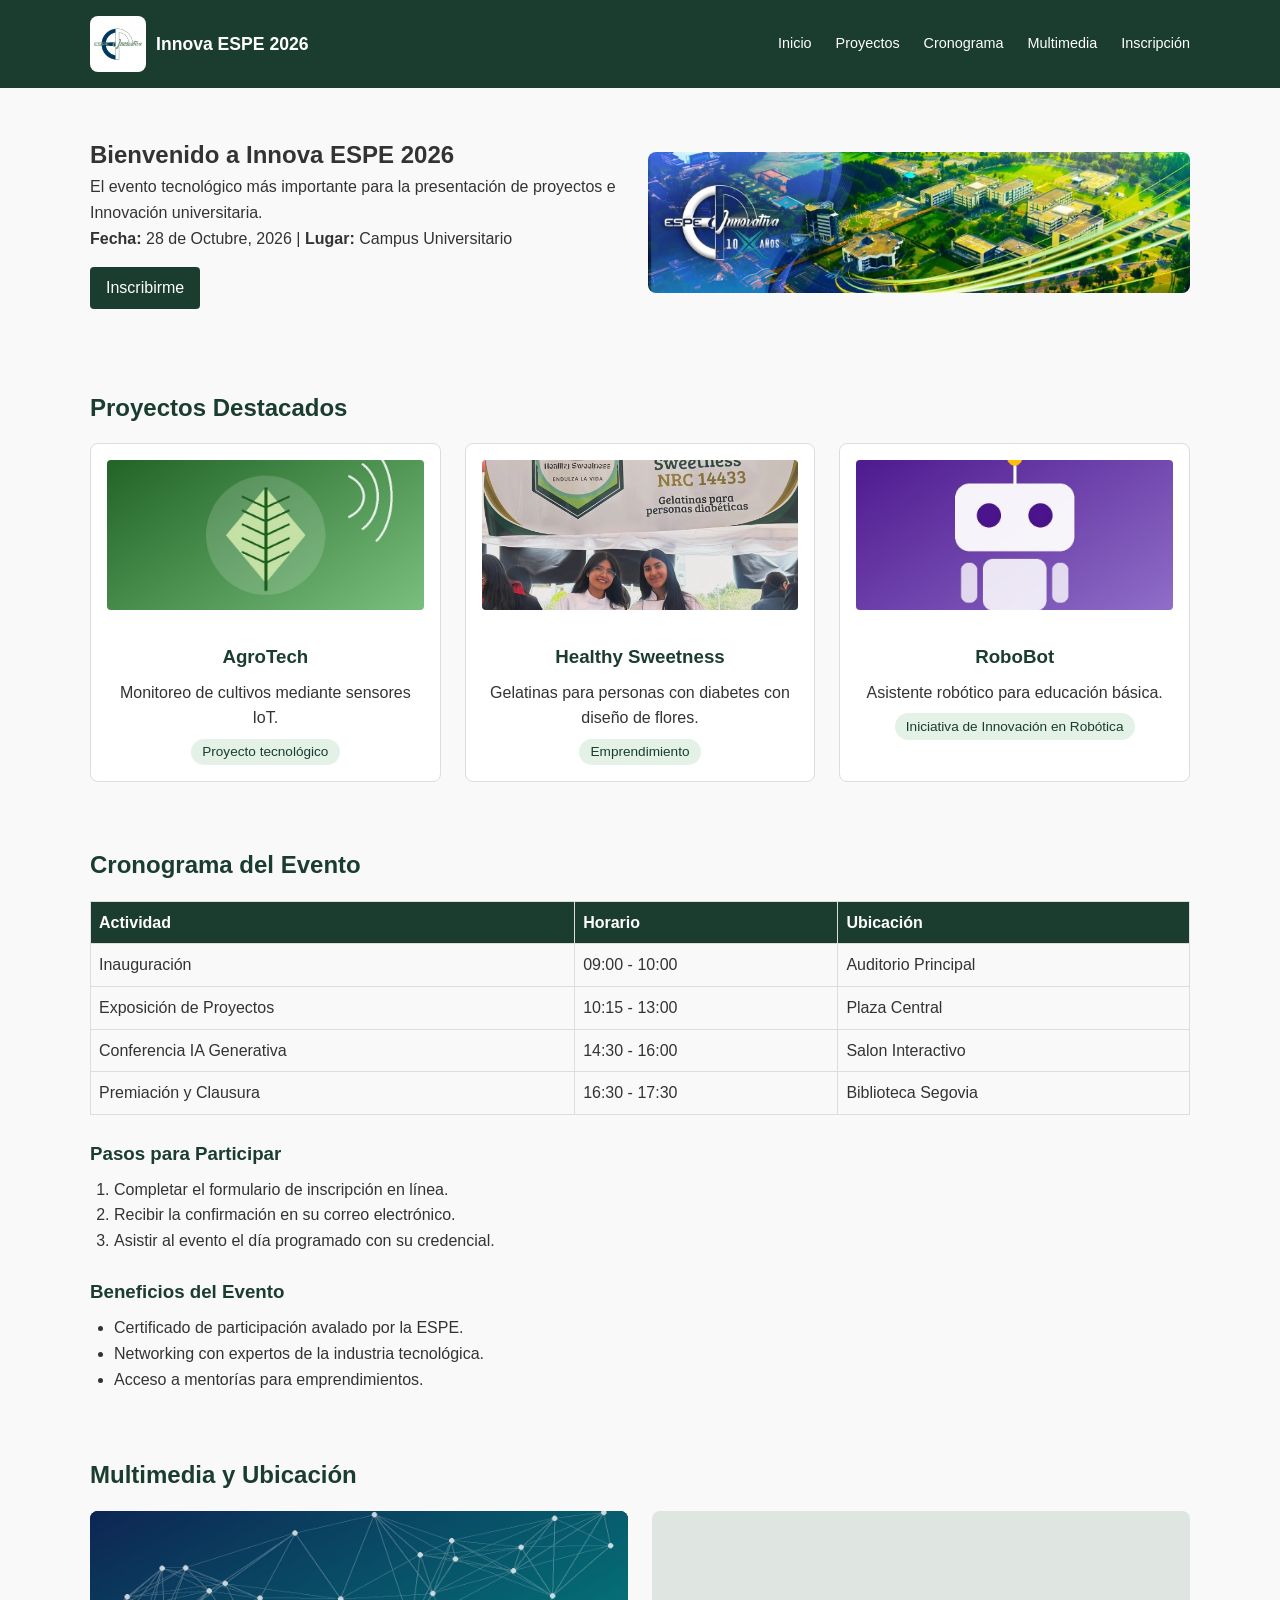
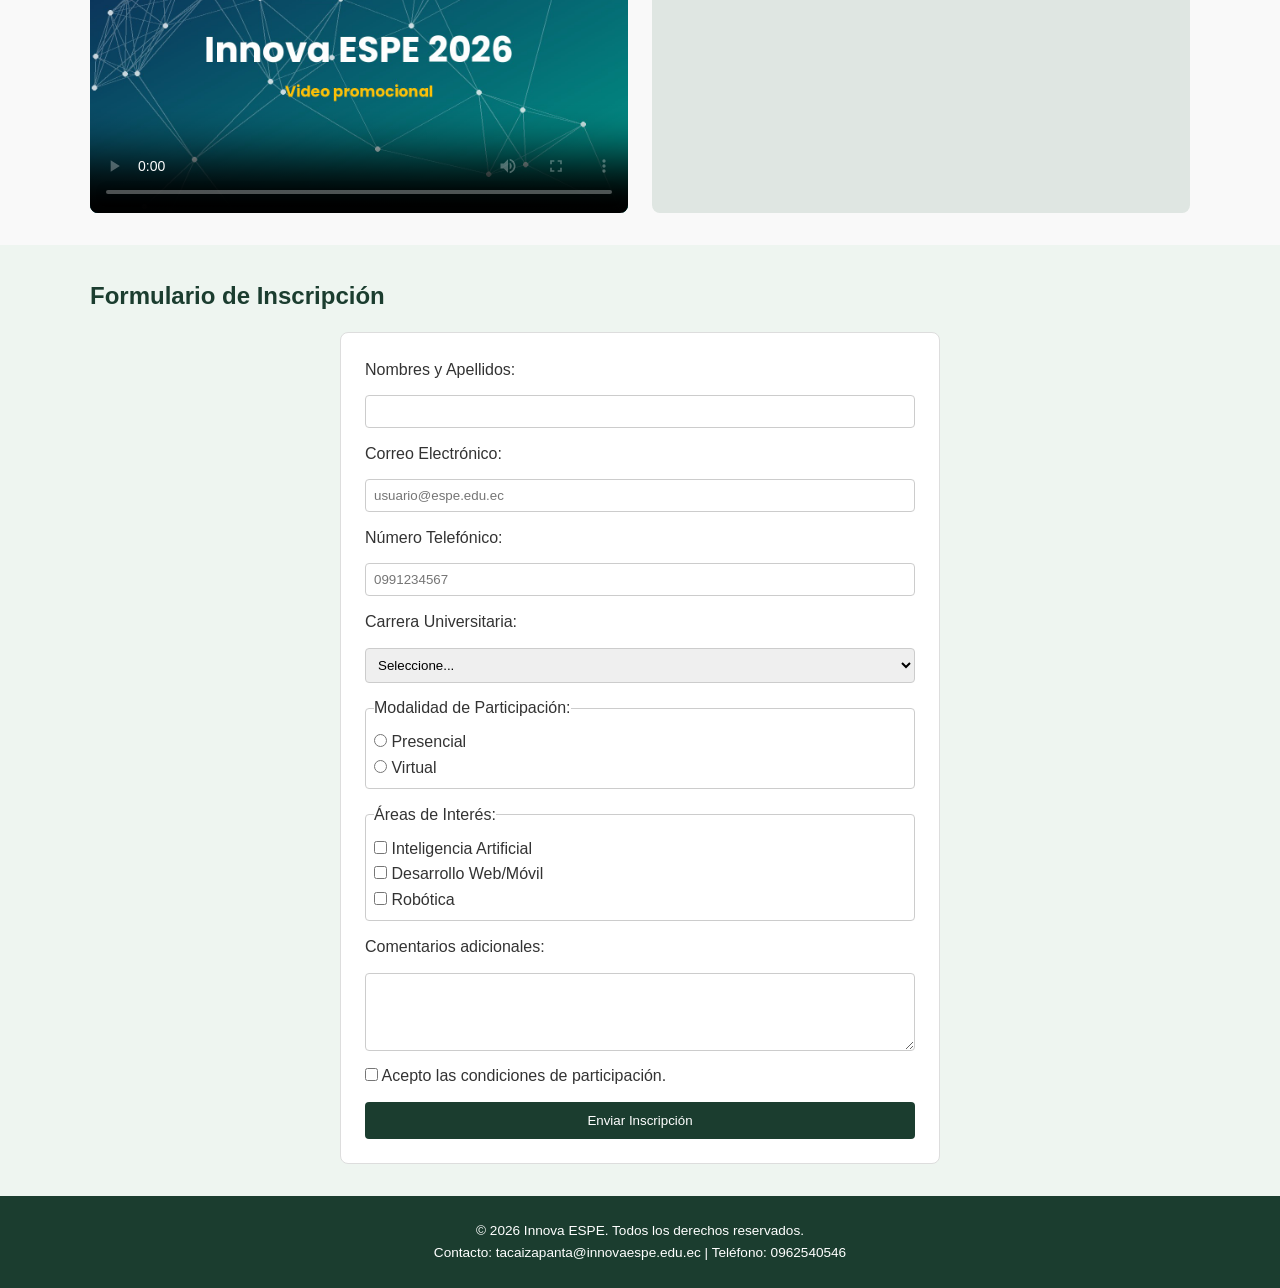
<file: Caizapanta_Tammy_Conjunta_P1/index.html>
<!DOCTYPE html>
<html lang="es">
<head>
    <meta charset="UTF-8">
    <meta name="viewport" content="width=device-width, initial-scale=1.0">
    <title>Innova ESPE 2026</title>
    <link rel="icon" type="image/png" href="assets/imagenes/logo-innovativa.png">
    <link rel="stylesheet" href="css/styles.css">
</head>
<body>

    <header class="main-header">
        <div class="logo-container">
            <img src="assets/imagenes/logo-innovativa.png" alt="Logotipo ESPE Innovativa" width="200" height="200">
            <span>Innova ESPE 2026</span>
        </div>
        <nav class="nav-menu">
            <a href="#bienvenida">Inicio</a>
            <a href="#proyectos">Proyectos</a>
            <a href="#cronograma">Cronograma</a>
            <a href="#multimedia">Multimedia</a>
            <a href="#inscripcion">Inscripción</a>
        </nav>
    </header>

    <main>
        <section id="bienvenida" class="hero-section">
            <div class="hero-content">
                <h1>Bienvenido a Innova ESPE 2026</h1>
                <p>El evento tecnológico más importante para la presentación de proyectos e Innovación universitaria.</p>
                <p><strong>Fecha:</strong> 28 de Octubre, 2026 | <strong>Lugar:</strong> Campus Universitario</p>
                <a href="#inscripcion" class="btn-primary">Inscribirme</a>
            </div>
            <img src="assets/imagenes/banner-espe.jpg" alt="Imagen representativa del evento" class="hero-img">
        </section>

        <section id="proyectos" class="projects-section">
            <h2>Proyectos Destacados</h2>
            <div class="projects-grid">
                <article class="project-card">
                    <img src="assets/imagenes/proyecto-agrotech.jpg" alt="AgroTech">
                    <h3>AgroTech</h3>
                    <p>Monitoreo de cultivos mediante sensores IoT.</p>
                    <span class="category">Proyecto tecnológico</span>
                </article>
                <article class="project-card">
                    <img src="assets/imagenes/proyecto-emprendimiento.jpeg" alt="HealthySweetness">
                    <h3>Healthy Sweetness</h3>
                    <p>Gelatinas para personas con diabetes con diseño de flores.</p>
                    <span class="category">Emprendimiento</span>
                </article>
                <article class="project-card">
                    <img src="assets/imagenes/proyecto-robotica.jpg" alt="RoboBot">
                    <h3>RoboBot</h3>
                    <p>Asistente robótico para educación básica.</p>
                    <span class="category">Iniciativa de Innovación en Robótica</span>
                </article>
            </div>
        </section>

        <section id="cronograma" class="info-section">
            <h2>Cronograma del Evento</h2>
            <table class="schedule-table">
                <thead>
                    <tr>
                        <th>Actividad</th>
                        <th>Horario</th>
                        <th>Ubicación</th>
                    </tr>
                </thead>
                <tbody>
                    <tr>
                        <td>Inauguración</td>
                        <td>09:00 - 10:00</td>
                        <td>Auditorio Principal</td>
                    </tr>
                    <tr>
                        <td>Exposición de Proyectos</td>
                        <td>10:15 - 13:00</td>
                        <td>Plaza Central</td>
                    </tr>
                    <tr>
                        <td>Conferencia IA Generativa</td>
                        <td>14:30 - 16:00</td>
                        <td>Salon Interactivo</td>
                    </tr>
                    <tr>
                        <td>Premiación y Clausura</td>
                        <td>16:30 - 17:30</td>
                        <td>Biblioteca Segovia</td>
                    </tr>
                </tbody>
            </table>

            <h3>Pasos para Participar</h3>
            <ol>
                <li>Completar el formulario de inscripción en línea.</li>
                <li>Recibir la confirmación en su correo electrónico.</li>
                <li>Asistir al evento el día programado con su credencial.</li>
            </ol>

            <h3>Beneficios del Evento</h3>
            <ul>
                <li>Certificado de participación avalado por la ESPE.</li>
                <li>Networking con expertos de la industria tecnológica.</li>
                <li>Acceso a mentorías para emprendimientos.</li>
            </ul>
        </section>

        <section id="multimedia" class="multimedia-section">
            <h2>Multimedia y Ubicación</h2>
            <div class="media-container">
                <video controls preload="metadata" poster="assets/imagenes/video-poster.jpg">
                    <source src="assets/video/innova-espe-promo.mp4" type="video/mp4">
                    Tu navegador no soporta el elemento de video.
                </video>
                <iframe title="Mapa de la ubicación del evento" src="https://www.openstreetmap.org/export/embed.html?bbox=-78.4500%2C-0.3250%2C-78.4300%2C-0.3100&amp;layer=mapnik" loading="lazy"></iframe>
            </div>
        </section>

        <section id="inscripcion" class="form-section">
            <h2>Formulario de Inscripción</h2>
            <form action="#" method="POST">
                <label for="nombre">Nombres y Apellidos:</label>
                <input type="text" id="nombre" name="nombre" autocomplete="name" required minlength="3" maxlength="100">

                <label for="correo">Correo Electrónico:</label>
                <input type="email" id="correo" name="correo" autocomplete="email" placeholder="usuario@espe.edu.ec" required>

                <label for="telefono">Número Telefónico:</label>
                <input type="tel" id="telefono" name="telefono" required pattern="[0-9]{10}" maxlength="10" title="Ingrese 10 dígitos, sin espacios ni guiones" placeholder="0991234567">

                <label for="carrera">Carrera Universitaria:</label>
                <select id="carrera" name="carrera" required>
                    <option value="">Seleccione...</option>
                    <option value="software">Ingeniería de Software</option>
                    <option value="sistemas">Ingeniería en Tecnologías de la Información</option>
                    <option value="ti">Otras</option>
                </select>

                <fieldset>
                    <legend>Modalidad de Participación:</legend>
                    <label><input type="radio" name="modalidad" value="presencial" required> Presencial</label>
                    <label><input type="radio" name="modalidad" value="virtual"> Virtual</label>
                </fieldset>

                <fieldset>
                    <legend>Áreas de Interés:</legend>
                    <label><input type="checkbox" name="interes" value="ia"> Inteligencia Artificial</label>
                    <label><input type="checkbox" name="interes" value="desarrollo"> Desarrollo Web/Móvil</label>
                    <label><input type="checkbox" name="interes" value="robotica"> Robótica</label>
                </fieldset>

                <label for="comentarios">Comentarios adicionales:</label>
                <textarea id="comentarios" name="comentarios" rows="4" maxlength="300"></textarea>

                <label class="checkbox-label">
                    <input type="checkbox" name="condiciones" required> Acepto las condiciones de participación.
                </label>

                <button type="submit" class="btn-submit">Enviar Inscripción</button>
            </form>
        </section>
    </main>

    <footer>
        <p>&copy; 2026 Innova ESPE. Todos los derechos reservados.</p>
        <p>Contacto: tacaizapanta@innovaespe.edu.ec | Teléfono: 0962540546 </p>
    </footer>

</body>
</html>
</file>
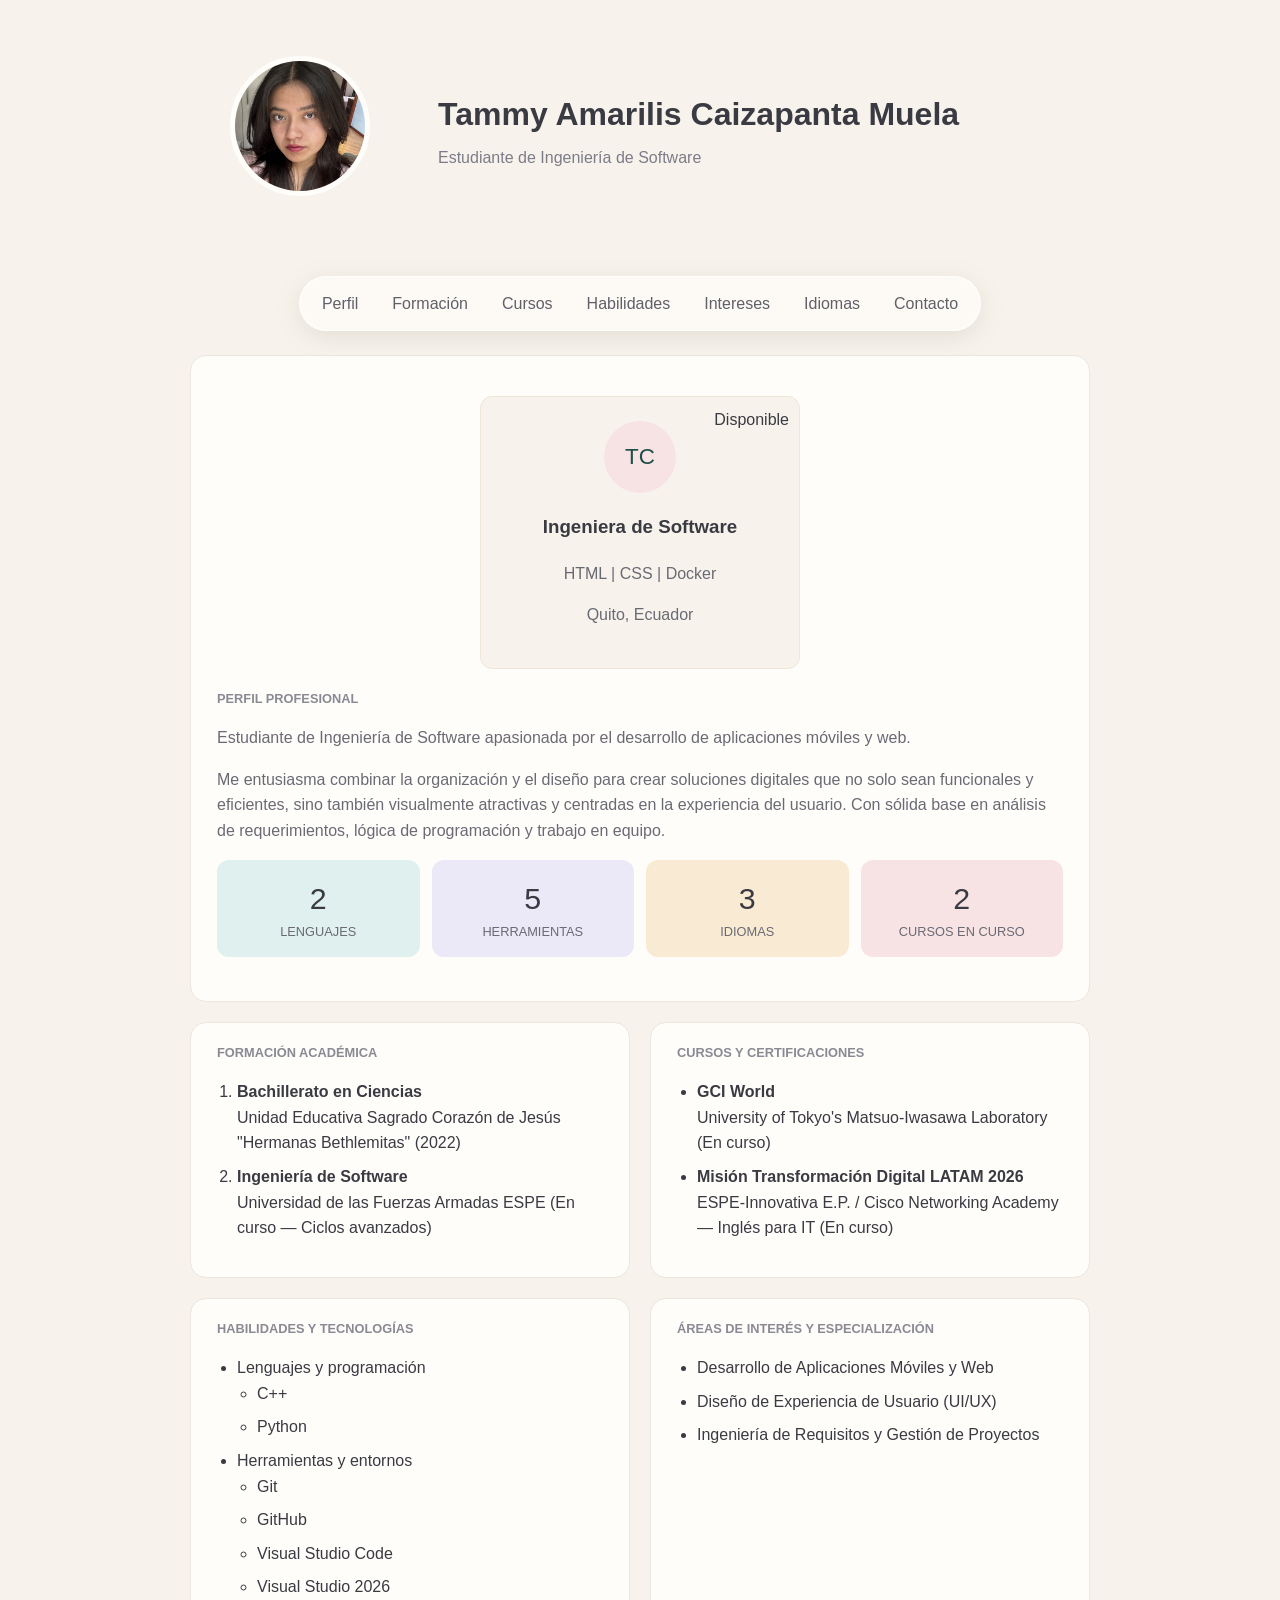
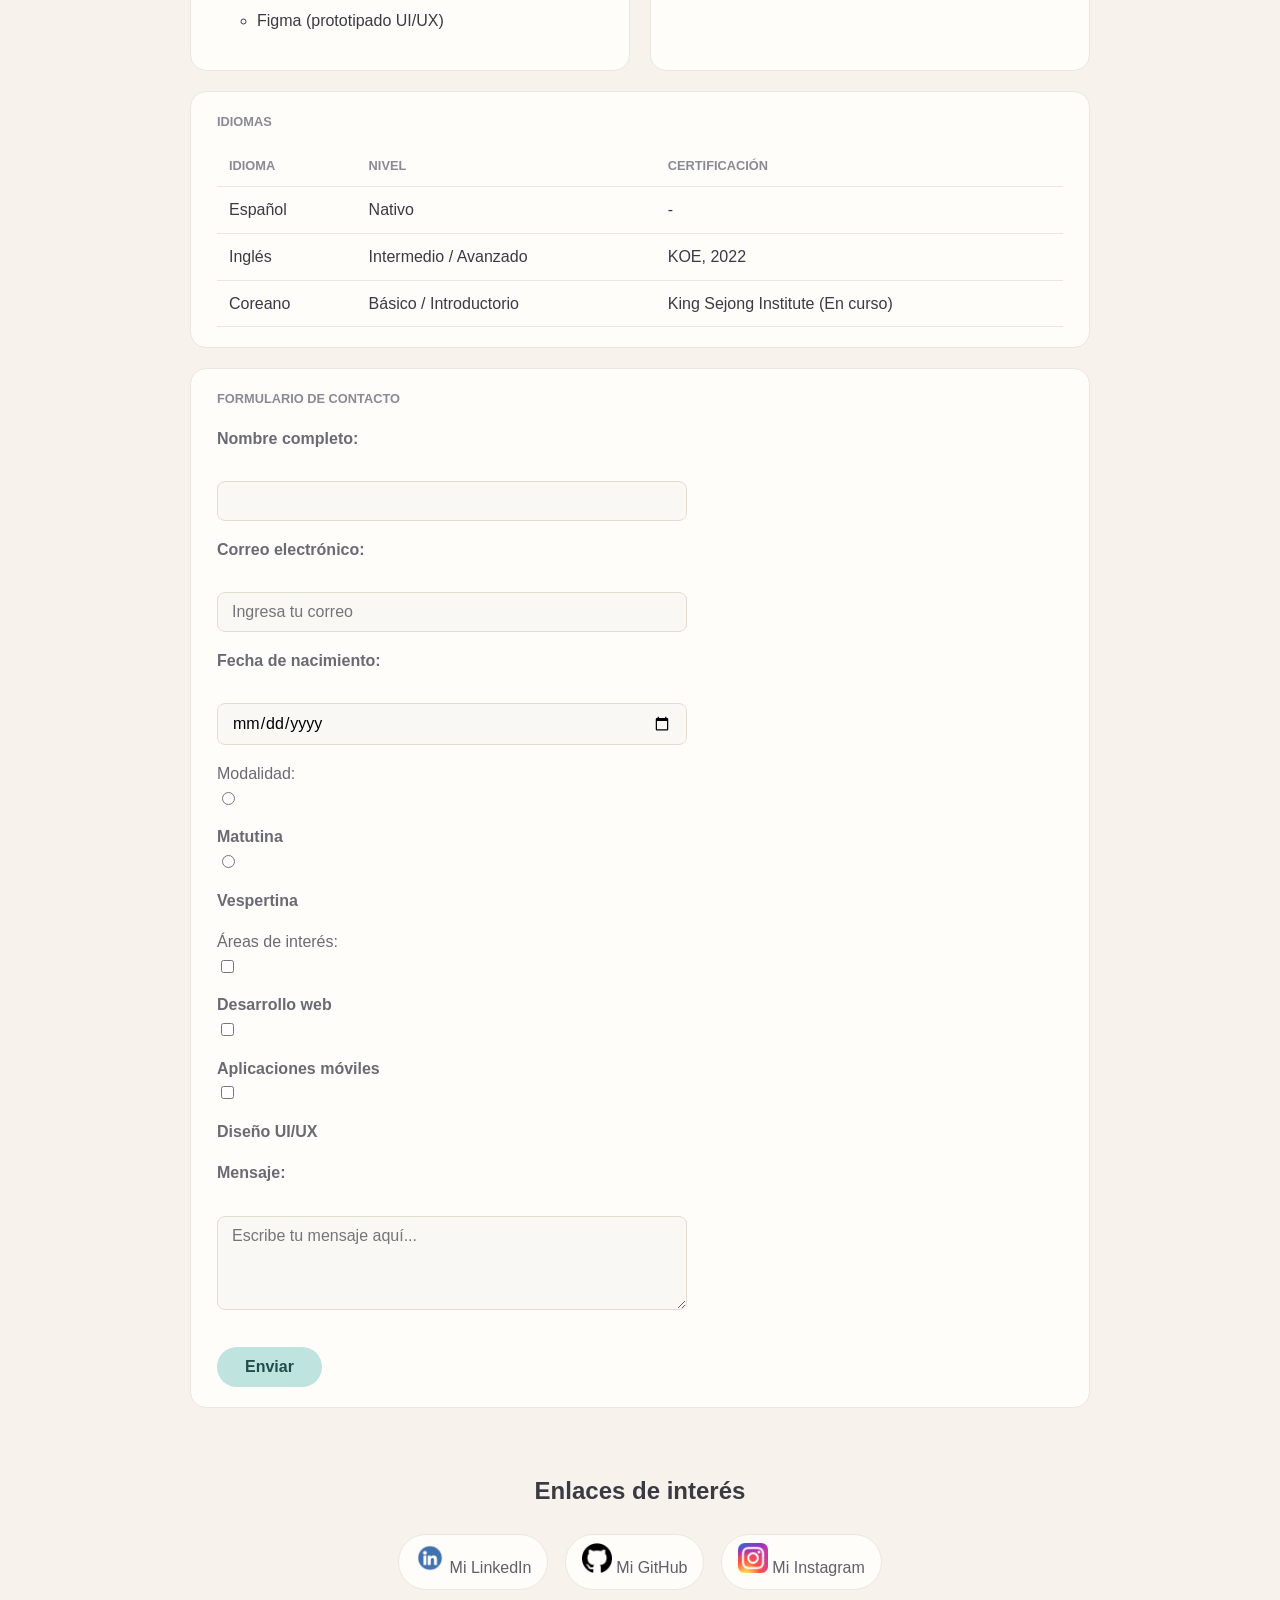
<file: Caizapanta_Tammy_Perfil_Profesional_P1/index.html>
<!DOCTYPE html>
<html lang="es">

<head>
    <meta charset="UTF-8">
    <meta name="viewport" content="width=device-width, initial-scale=1.0">
    <title>Perfil profesional - Tammy Caizapanta</title>
    <link rel="stylesheet" href="css/styles.css">
       <link rel="icon" type="image/png" href="img/pageicon.png">
</head>

<body>

    <header>
        <figure>
            <img src="img/foto_perfil.jpg" alt="Foto de perfil de Tammy Caizapanta" width="250" height="274">
        </figure>
        <div>
            <h1>Tammy Amarilis Caizapanta Muela</h1>
            <p>Estudiante de Ingeniería de Software</p>
        </div>
    </header>

    <nav>
        <ul>
            <li><a href="#perfil">Perfil</a></li>
            <li><a href="#formacion">Formación</a></li>
            <li><a href="#cursos">Cursos</a></li>
            <li><a href="#habilidades">Habilidades</a></li>
            <li><a href="#intereses">Intereses</a></li>
            <li><a href="#idiomas">Idiomas</a></li>
            <li><a href="#contacto">Contacto</a></li>
        </ul>
    </nav>

    <main>

        <section id="perfil">
            
            <article class="card">
                <span class="estado">
                    Disponible
                </span>
                <div class="avatar">
                    TC
                </div>
                <h3 class = "cargo">
                    Ingeniera de Software
                </h3>
                <p class = "tecnologias">
                    HTML | CSS | Docker
                </p>
                <p class = "ubicacion">
                    Quito, Ecuador
                </p>
            </article>

            <h2>Perfil Profesional</h2>
            <p id="resumen" class="destacado">
                Estudiante de Ingeniería de Software apasionada por el desarrollo de aplicaciones móviles y web.
            </p>
            <p>
                Me entusiasma combinar la organización y el diseño para crear soluciones digitales que no solo
                sean funcionales y eficientes, sino también visualmente atractivas y centradas en la experiencia
                del usuario. Con sólida base en análisis de requerimientos, lógica de programación y trabajo en
                equipo.
            </p>
            <ul class="datos">
                <li class="teal"><strong>2</strong> Lenguajes</li>
                <li class="lila"><strong>5</strong> Herramientas</li>
                <li class="durazno"><strong>3</strong> Idiomas</li>
                <li class="rosa"><strong>2</strong> Cursos en curso</li>
            </ul>
        </section>

        <section id="formacion">
            <h2>Formación Académica</h2>
            <ol>
                <li>
                    <strong>Bachillerato en Ciencias</strong><br>
                    Unidad Educativa Sagrado Corazón de Jesús "Hermanas Bethlemitas"
                    (<time datetime="2022">2022</time>)
                </li>
                <li>
                    <strong>Ingeniería de Software</strong><br>
                    Universidad de las Fuerzas Armadas ESPE (En curso — Ciclos avanzados)
                </li>
            </ol>
        </section>

        <section id="cursos">
            <h2>Cursos y Certificaciones</h2>
            <ul>
                <li>
                    <strong>GCI World</strong><br>
                    University of Tokyo's Matsuo-Iwasawa Laboratory (En curso)
                </li>
                <li>
                    <strong>Misión Transformación Digital LATAM 2026</strong><br>
                    ESPE-Innovativa E.P. / Cisco Networking Academy — Inglés para IT (En curso)
                </li>
            </ul>
        </section>

        <section id="habilidades">
            <h2>Habilidades y Tecnologías</h2>
            <ul>
                <li>Lenguajes y programación
                    <ul>
                        <li>C++</li>
                        <li>Python</li>
                    </ul>
                </li>
                <li>Herramientas y entornos
                    <ul>
                        <li>Git</li>
                        <li>GitHub</li>
                        <li>Visual Studio Code</li>
                        <li>Visual Studio 2026</li>
                        <li>Figma (prototipado UI/UX)</li>
                    </ul>
                </li>
            </ul>
        </section>

        <section id="intereses">
            <h2>Áreas de Interés y Especialización</h2>
            <ul>
                <li>Desarrollo de Aplicaciones Móviles y Web</li>
                <li>Diseño de Experiencia de Usuario (UI/UX)</li>
                <li>Ingeniería de Requisitos y Gestión de Proyectos</li>
            </ul>
        </section>

        <section id="idiomas">
            <h2>Idiomas</h2>
            <table>
                <tr>
                    <th>Idioma</th>
                    <th>Nivel</th>
                    <th>Certificación</th>
                </tr>
                <tr>
                    <td>Español</td>
                    <td>Nativo</td>
                    <td>-</td>
                </tr>
                <tr>
                    <td>Inglés</td>
                    <td>Intermedio / Avanzado</td>
                    <td>KOE, 2022</td>
                </tr>
                <tr>
                    <td>Coreano</td>
                    <td>Básico / Introductorio</td>
                    <td>King Sejong Institute (En curso)</td>
                </tr>
            </table>
        </section>

        <section id="contacto">
            <h2>Formulario de contacto</h2>
            <form action="index.html" method="get">
                <p>
                    <label for="nombre">Nombre completo:</label><br>
                    <input type="text" id="nombre" name="nombre" required>
                </p>

                <p>
                    <label for="correo">Correo electrónico:</label><br>
                    <input type="email" id="correo" name="correo" placeholder="Ingresa tu correo" required>
                </p>

                <p>
                    <label for="fecha">Fecha de nacimiento:</label><br>
                    <input type="date" id="fecha" name="fecha" required>
                </p>

                <p>
                    Modalidad:<br>
                    <input type="radio" id="matutina" name="modalidad" value="matutina" required>
                    <label for="matutina" class="opcion">Matutina</label>
                    <input type="radio" id="vespertina" name="modalidad" value="vespertina">
                    <label for="vespertina" class="opcion">Vespertina</label>
                </p>

                <p>
                    Áreas de interés:<br>
                    <input type="checkbox" id="web" name="intereses" value="Desarrollo web">
                    <label for="web" class="opcion">Desarrollo web</label>
                    <input type="checkbox" id="movil" name="intereses" value="Aplicaciones móviles">
                    <label for="movil" class="opcion">Aplicaciones móviles</label>
                    <input type="checkbox" id="diseno" name="intereses" value="Diseño UI/UX">
                    <label for="diseno" class="opcion">Diseño UI/UX</label>
                </p>

                <p>
                    <label for="mensaje">Mensaje:</label><br>
                    <textarea id="mensaje" name="mensaje" rows="4" maxlength="300"
                        placeholder="Escribe tu mensaje aquí..." required></textarea>
                </p>

                <button type="submit">Enviar</button>
            </form>
        </section>

    </main>

    <footer>
        <h2>Enlaces de interés</h2>
        <address>
            <a href="https://www.linkedin.com/in/tammycaizapanta/" target="_blank" rel="noopener noreferrer">
                <img src="img/linkedin.png" alt="LinkedIn" width="30" height="30">
                Mi LinkedIn
            </a>
            <a href="https://github.com/tammycaizapanta" target="_blank" rel="noopener noreferrer">
                <img src="img/github.png" alt="GitHub" width="30" height="30">
                Mi GitHub
            </a>
            <a href="https://instagram.com/tammy.thv" target="_blank" rel="noopener noreferrer">
                <img src="img/ig.png" alt="Instagram" width="30" height="30">
                Mi Instagram
            </a>
        </address>
    </footer>

</body>

</html>
</file>
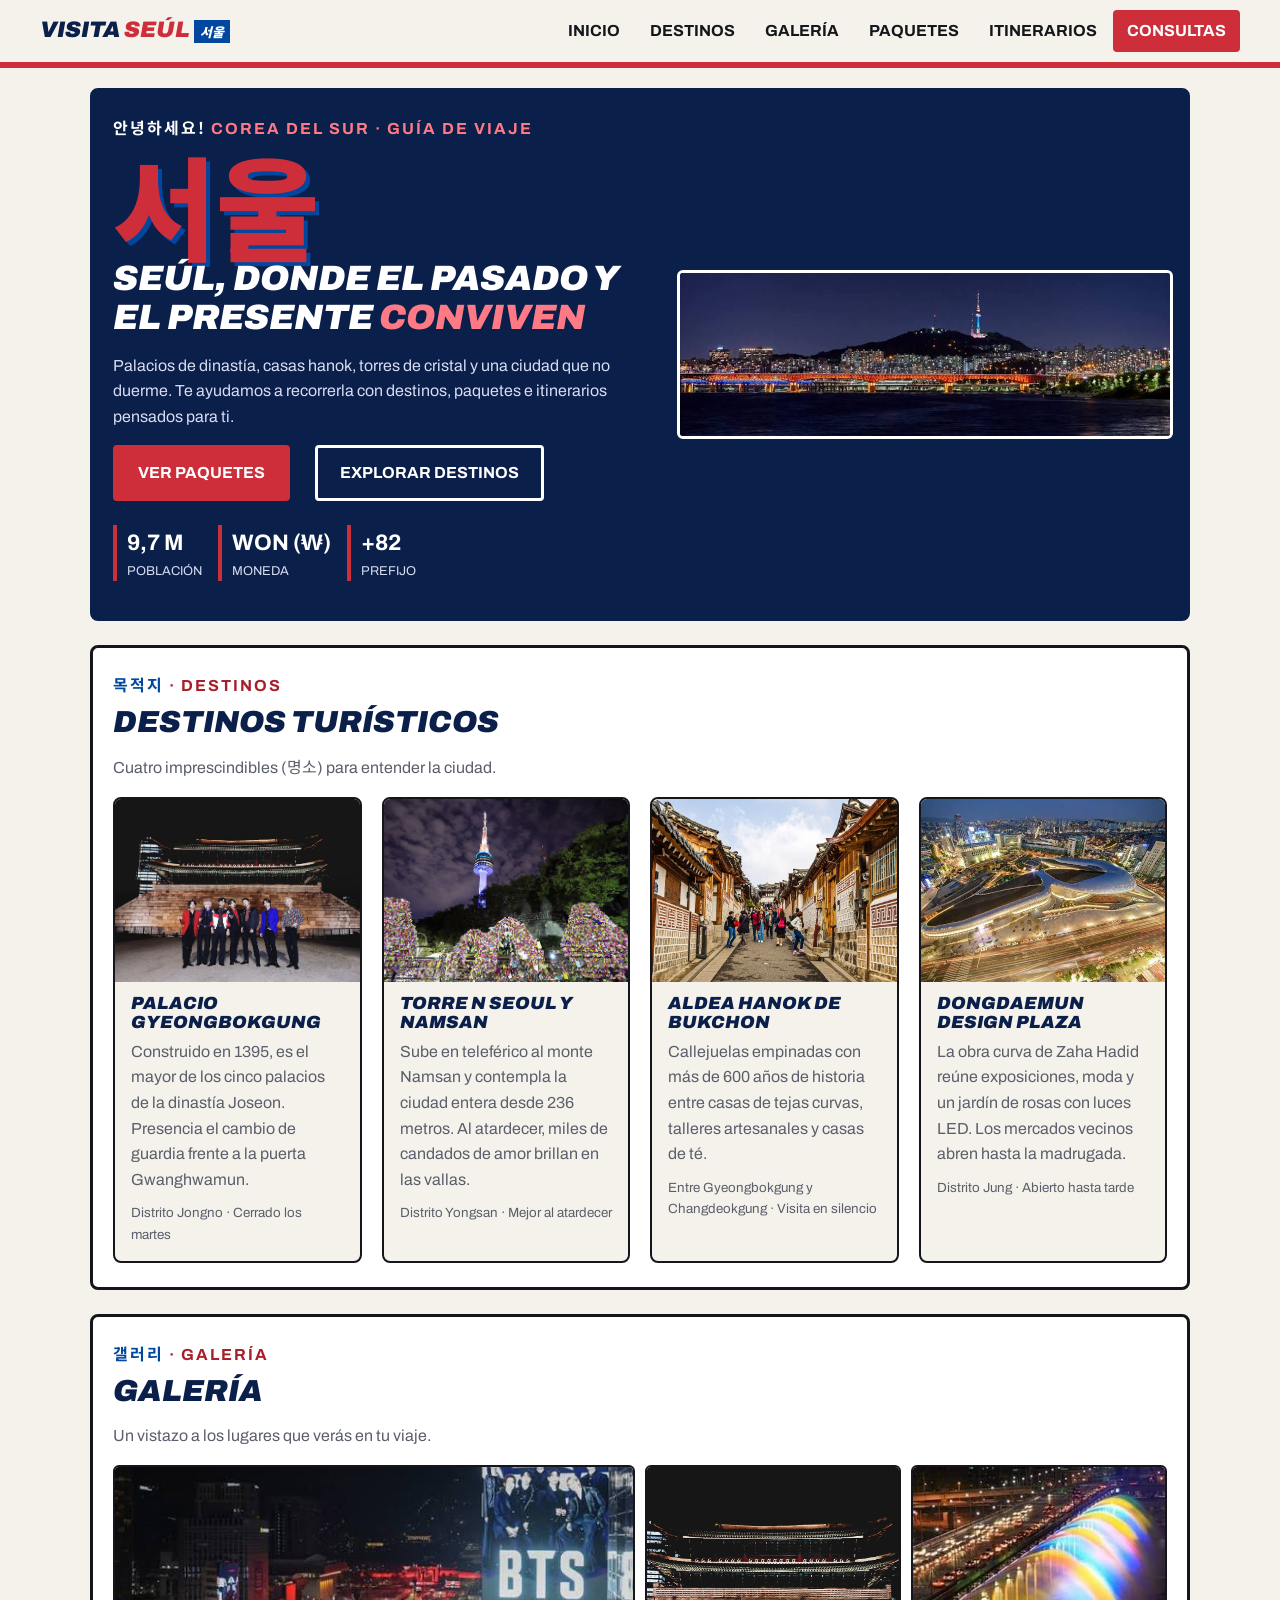
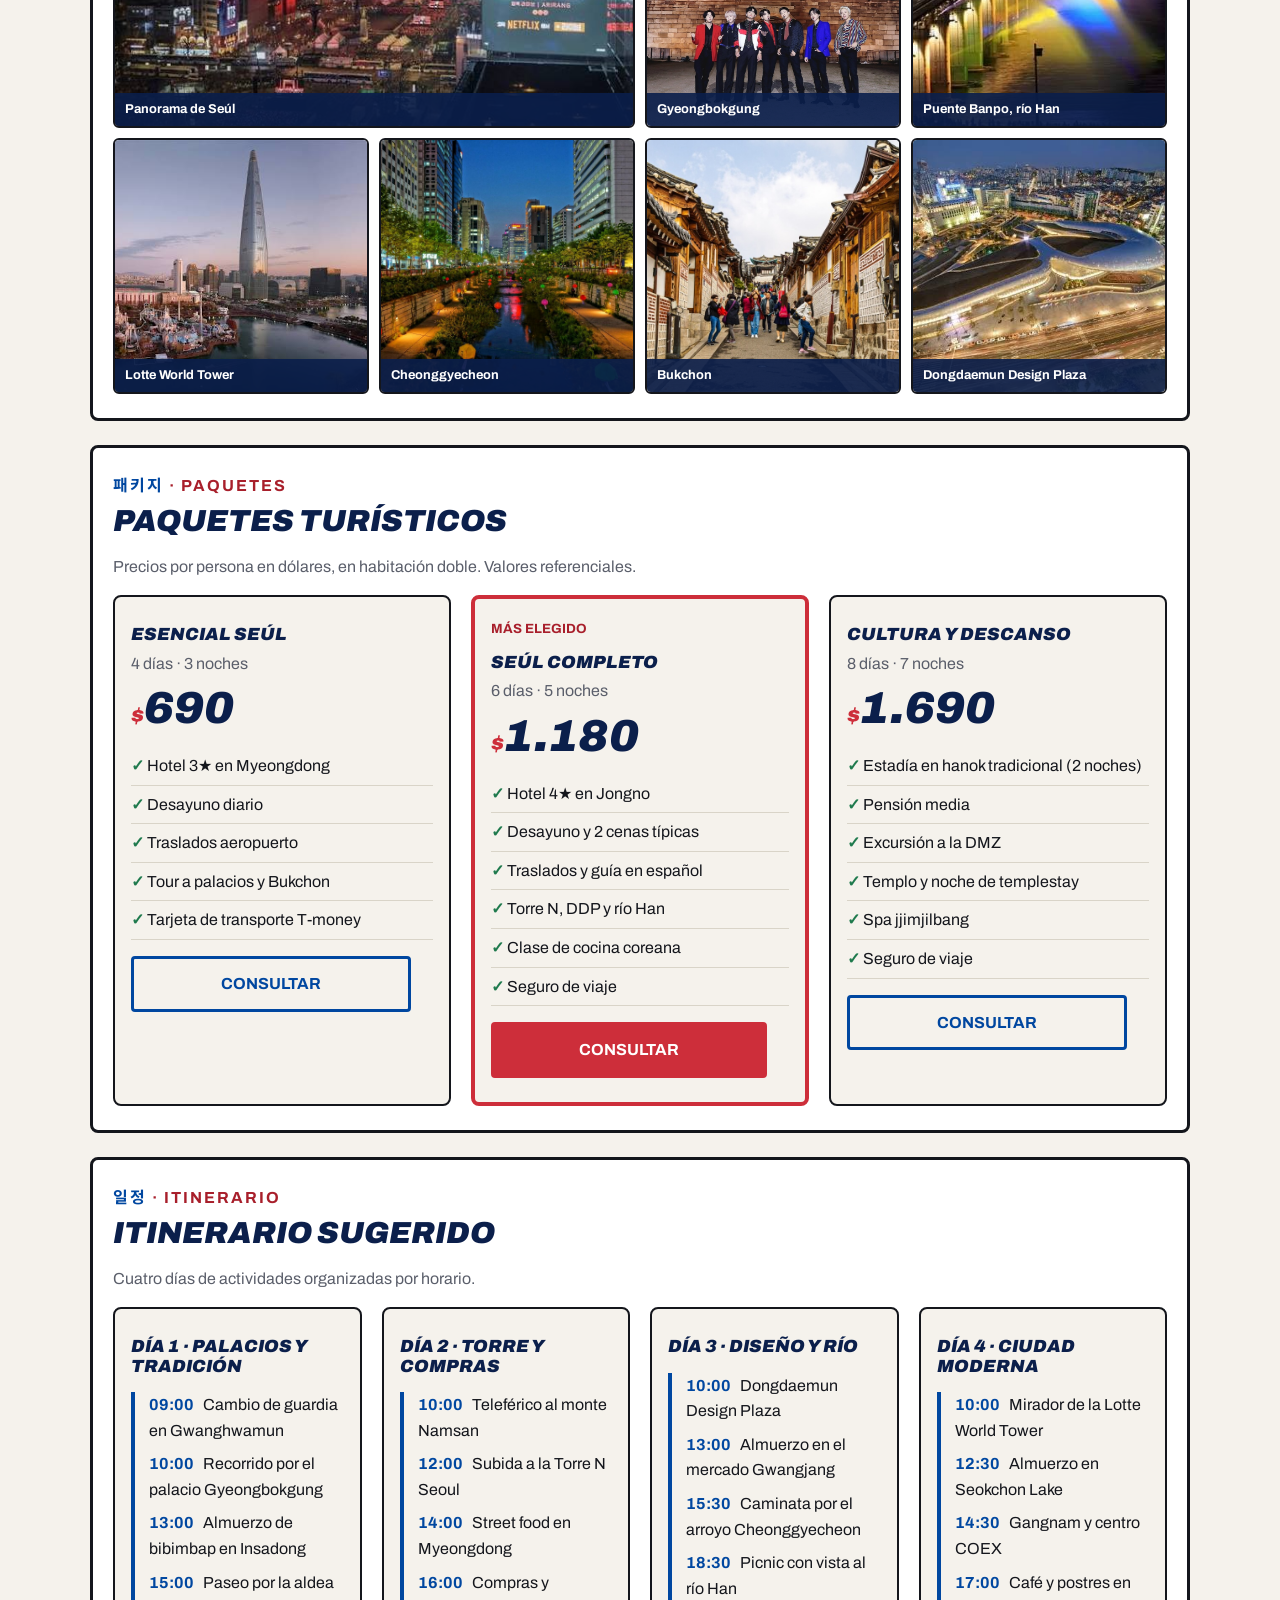
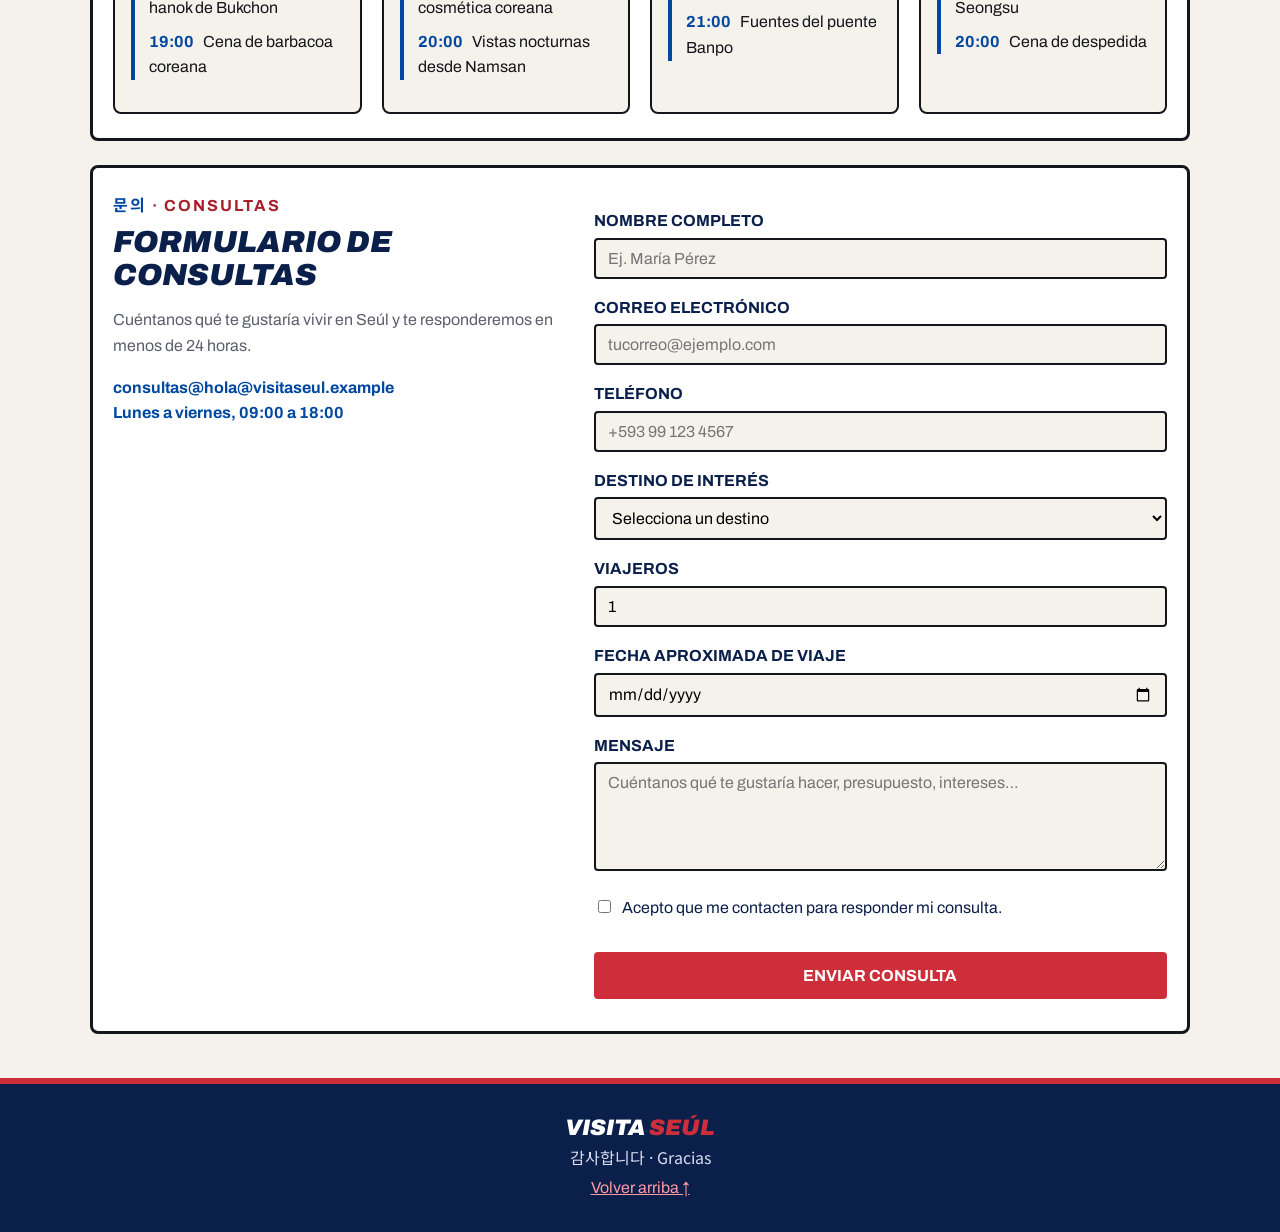
<file: Caizapanta_Tammy_Proyecto_P1/index.html>
<!DOCTYPE html>
<html lang="es">

<head>
    <meta charset="UTF-8">
    <meta name="viewport" content="width=device-width, initial-scale=1.0">
    <title>Visita Seúl | Guía turística de Seúl, Corea del Sur</title>
    <link rel="preconnect" href="https://fonts.googleapis.com">
    <link rel="preconnect" href="https://fonts.gstatic.com" crossorigin>
    <link href="https://fonts.googleapis.com/css2?family=Archivo:ital,wght@0,400;0,500;0,700;0,900;1,900&family=Noto+Sans+KR:wght@500;700;900&display=swap" rel="stylesheet">
    <link rel="stylesheet" href="css/styles.css">
    <link rel="icon" type="image/seulLogo.png" href="img/seulLogo.png">
</head>

<body>

    <header>
        <a class="brand" href="#inicio">Visita <em>Seúl</em> <span lang="ko" class="ko-mini">서울</span></a>
        <nav>
            <ul>
                <li><a href="#inicio">Inicio</a></li>
                <li><a href="#destinos">Destinos</a></li>
                <li><a href="#galeria">Galería</a></li>
                <li><a href="#paquetes">Paquetes</a></li>
                <li><a href="#itinerarios">Itinerarios</a></li>
                <li><a href="#consultas" class="cta">Consultas</a></li>
            </ul>
        </nav>
    </header>

    <main>

        <section id="inicio">
            <div>
                <p class="eyebrow"><span lang="ko">안녕하세요!</span> Corea del Sur · Guía de viaje</p>
                <p class="hangul" lang="ko" aria-hidden="true">서울</p>
                <h1>Seúl, donde el pasado y el presente <em>conviven</em></h1>
                <p>
                    Palacios de dinastía, casas hanok, torres de cristal y una ciudad que no duerme. Te ayudamos a
                    recorrerla con destinos, paquetes e itinerarios pensados para ti.
                </p>
                <p>
                    <a class="boton" href="#paquetes">Ver paquetes</a>
                    <a class="boton claro" href="#destinos">Explorar destinos</a>
                </p>
                <ul class="datos">
                    <li><strong>9,7 M</strong> Población</li>
                    <li><strong>Won (₩)</strong> Moneda</li>
                    <li><strong>+82</strong> Prefijo</li>
                </ul>
            </div>
            <img src="img/seul.jpg" alt="Ilustración de Seúl con la Torre N, un palacio y rascacielos" width="1200" height="600">
        </section>

        <section id="destinos">
            <p class="eyebrow"><span lang="ko">목적지</span> · Destinos</p>
            <h2>Destinos turísticos</h2>
            <p class="intro">Cuatro imprescindibles (<span lang="ko">명소</span>) para entender la ciudad.</p>
            <div class="grid">
                <article>
                    <img src="img/gyeongbokgung.jpg" alt="Pabellón del palacio Gyeongbokgung con cerezos" width="800" height="600">
                    <h3>Palacio Gyeongbokgung</h3>
                    <p>Construido en 1395, es el mayor de los cinco palacios de la dinastía Joseon. Presencia el
                        cambio de guardia frente a la puerta Gwanghwamun.</p>
                    <small>Distrito Jongno · Cerrado los martes</small>
                </article>
                <article>
                    <img src="img/namsan.jpg" alt="Torre N Seoul sobre el monte Namsan" width="800" height="600">
                    <h3>Torre N Seoul y Namsan</h3>
                    <p>Sube en teleférico al monte Namsan y contempla la ciudad entera desde 236 metros. Al atardecer,
                        miles de candados de amor brillan en las vallas.</p>
                    <small>Distrito Yongsan · Mejor al atardecer</small>
                </article>
                <article>
                    <img src="img/bukchon.jpg" alt="Calle de casas tradicionales hanok en Bukchon" width="800" height="600">
                    <h3>Aldea Hanok de Bukchon</h3>
                    <p>Callejuelas empinadas con más de 600 años de historia entre casas de tejas curvas, talleres
                        artesanales y casas de té.</p>
                    <small>Entre Gyeongbokgung y Changdeokgung · Visita en silencio</small>
                </article>
                <article>
                    <img src="img/ddp.jpg" alt="Dongdaemun Design Plaza iluminado de noche" width="800" height="600">
                    <h3>Dongdaemun Design Plaza</h3>
                    <p>La obra curva de Zaha Hadid reúne exposiciones, moda y un jardín de rosas con luces LED. Los
                        mercados vecinos abren hasta la madrugada.</p>
                    <small>Distrito Jung · Abierto hasta tarde</small>
                </article>
            </div>
        </section>

        <section id="galeria">
            <p class="eyebrow"><span lang="ko">갤러리</span> · Galería</p>
            <h2>Galería</h2>
            <p class="intro">Un vistazo a los lugares que verás en tu viaje.</p>
            <div class="galeria">
                <figure><img src="img/hero.jpg" alt="Panorama ilustrado de Seúl" loading="lazy"><figcaption>Panorama de Seúl</figcaption></figure>
                <figure><img src="img/gyeongbokgung.jpg" alt="Palacio Gyeongbokgung" loading="lazy"><figcaption>Gyeongbokgung</figcaption></figure>
                <figure><img src="img/hangang.jpg" alt="Puente Banpo y río Han al atardecer" loading="lazy"><figcaption>Puente Banpo, río Han</figcaption></figure>
                <figure><img src="img/lotte.jpg" alt="Lotte World Tower" loading="lazy"><figcaption>Lotte World Tower</figcaption></figure>
                <figure><img src="img/cheonggyecheon.jpg" alt="Arroyo Cheonggyecheon con linternas" loading="lazy"><figcaption>Cheonggyecheon</figcaption></figure>
                <figure><img src="img/bukchon.jpg" alt="Casas hanok de Bukchon" loading="lazy"><figcaption>Bukchon</figcaption></figure>
                <figure><img src="img/ddp.jpg" alt="Dongdaemun Design Plaza" loading="lazy"><figcaption>Dongdaemun Design Plaza</figcaption></figure>
            </div>
        </section>

        <section id="paquetes">
            <p class="eyebrow"><span lang="ko">패키지</span> · Paquetes</p>
            <h2>Paquetes turísticos</h2>
            <p class="intro">Precios por persona en dólares, en habitación doble. Valores referenciales.</p>
            <div class="grid paquetes">
                <article>
                    <h3>Esencial Seúl</h3>
                    <p>4 días · 3 noches</p>
                    <p class="precio"><span>$</span>690</p>
                    <ul>
                        <li>Hotel 3★ en Myeongdong</li>
                        <li>Desayuno diario</li>
                        <li>Traslados aeropuerto</li>
                        <li>Tour a palacios y Bukchon</li>
                        <li>Tarjeta de transporte T-money</li>
                    </ul>
                    <a class="boton claro" href="#consultas">Consultar</a>
                </article>
                <article class="destacado">
                    <small>Más elegido</small>
                    <h3>Seúl Completo</h3>
                    <p>6 días · 5 noches</p>
                    <p class="precio"><span>$</span>1.180</p>
                    <ul>
                        <li>Hotel 4★ en Jongno</li>
                        <li>Desayuno y 2 cenas típicas</li>
                        <li>Traslados y guía en español</li>
                        <li>Torre N, DDP y río Han</li>
                        <li>Clase de cocina coreana</li>
                        <li>Seguro de viaje</li>
                    </ul>
                    <a class="boton" href="#consultas">Consultar</a>
                </article>
                <article>
                    <h3>Cultura y Descanso</h3>
                    <p>8 días · 7 noches</p>
                    <p class="precio"><span>$</span>1.690</p>
                    <ul>
                        <li>Estadía en hanok tradicional (2 noches)</li>
                        <li>Pensión media</li>
                        <li>Excursión a la DMZ</li>
                        <li>Templo y noche de templestay</li>
                        <li>Spa jjimjilbang</li>
                        <li>Seguro de viaje</li>
                    </ul>
                    <a class="boton claro" href="#consultas">Consultar</a>
                </article>
            </div>
        </section>

        <section id="itinerarios">
            <p class="eyebrow"><span lang="ko">일정</span> · Itinerario</p>
            <h2>Itinerario sugerido</h2>
            <p class="intro">Cuatro días de actividades organizadas por horario.</p>
            <div class="grid dias">
                <article>
                    <h3>Día 1 · Palacios y tradición</h3>
                    <ol>
                        <li><strong>09:00</strong> Cambio de guardia en Gwanghwamun</li>
                        <li><strong>10:00</strong> Recorrido por el palacio Gyeongbokgung</li>
                        <li><strong>13:00</strong> Almuerzo de bibimbap en Insadong</li>
                        <li><strong>15:00</strong> Paseo por la aldea hanok de Bukchon</li>
                        <li><strong>19:00</strong> Cena de barbacoa coreana</li>
                    </ol>
                </article>
                <article>
                    <h3>Día 2 · Torre y compras</h3>
                    <ol>
                        <li><strong>10:00</strong> Teleférico al monte Namsan</li>
                        <li><strong>12:00</strong> Subida a la Torre N Seoul</li>
                        <li><strong>14:00</strong> Street food en Myeongdong</li>
                        <li><strong>16:00</strong> Compras y cosmética coreana</li>
                        <li><strong>20:00</strong> Vistas nocturnas desde Namsan</li>
                    </ol>
                </article>
                <article>
                    <h3>Día 3 · Diseño y río</h3>
                    <ol>
                        <li><strong>10:00</strong> Dongdaemun Design Plaza</li>
                        <li><strong>13:00</strong> Almuerzo en el mercado Gwangjang</li>
                        <li><strong>15:30</strong> Caminata por el arroyo Cheonggyecheon</li>
                        <li><strong>18:30</strong> Picnic con vista al río Han</li>
                        <li><strong>21:00</strong> Fuentes del puente Banpo</li>
                    </ol>
                </article>
                <article>
                    <h3>Día 4 · Ciudad moderna</h3>
                    <ol>
                        <li><strong>10:00</strong> Mirador de la Lotte World Tower</li>
                        <li><strong>12:30</strong> Almuerzo en Seokchon Lake</li>
                        <li><strong>14:30</strong> Gangnam y centro COEX</li>
                        <li><strong>17:00</strong> Café y postres en Seongsu</li>
                        <li><strong>20:00</strong> Cena de despedida</li>
                    </ol>
                </article>
            </div>
        </section>

        <section id="consultas">
            <div>
                <p class="eyebrow"><span lang="ko">문의</span> · Consultas</p>
                <h2>Formulario de consultas</h2>
                <p>Cuéntanos qué te gustaría vivir en Seúl y te responderemos en menos de 24 horas.</p>
                <address>
                    consultas@hola@visitaseul.example<br>
                    Lunes a viernes, 09:00 a 18:00
                </address>
            </div>
            <form action="gracias.html" method="get">
                <p>
                    <label for="nombre">Nombre completo</label>
                    <input type="text" id="nombre" name="nombre" required minlength="3" maxlength="60"
                        autocomplete="name" placeholder="Ej. María Pérez">
                </p>
                <p>
                    <label for="email">Correo electrónico</label>
                    <input type="email" id="email" name="email" required autocomplete="email"
                        placeholder="tucorreo@ejemplo.com">
                </p>
                <p>
                    <label for="telefono">Teléfono</label>
                    <input type="tel" id="telefono" name="telefono" required pattern="[0-9+ ]{7,15}"
                        title="Solo números, espacios o +, entre 7 y 15 caracteres" autocomplete="tel"
                        placeholder="+593 99 123 4567">
                </p>
                <p>
                    <label for="destino">Destino de interés</label>
                    <select id="destino" name="destino" required>
                        <option value="" selected disabled>Selecciona un destino</option>
                        <option>Palacio Gyeongbokgung</option>
                        <option>Torre N Seoul y Namsan</option>
                        <option>Aldea Hanok de Bukchon</option>
                        <option>Dongdaemun Design Plaza</option>
                        <option>Varios destinos</option>
                    </select>
                </p>
                <p>
                    <label for="viajeros">Viajeros</label>
                    <input type="number" id="viajeros" name="viajeros" min="1" max="12" value="1" required>
                </p>
                <p>
                    <label for="fecha">Fecha aproximada de viaje</label>
                    <input type="date" id="fecha" name="fecha">
                </p>
                <p>
                    <label for="mensaje">Mensaje</label>
                    <textarea id="mensaje" name="mensaje" rows="5" minlength="10" maxlength="500" required
                        placeholder="Cuéntanos qué te gustaría hacer, presupuesto, intereses…"></textarea>
                </p>
                <p>
                    <input type="checkbox" id="acepto" name="acepto" required>
                    <label for="acepto" class="opcion">Acepto que me contacten para responder mi consulta.</label>
                </p>
                <button type="submit">Enviar consulta</button>
            </form>
        </section>

    </main>

    <footer>
        <p class="brand">Visita <em>Seúl</em></p>
        <p lang="ko" class="gracias-ko">감사합니다 · Gracias</p>
        <p><a href="#inicio">Volver arriba ↑</a></p>
    </footer>

</body>

</html>
</file>
<file: Caizapanta_Tammy_Conjunta_P1/css/styles.css>
* {
    box-sizing: border-box;
    margin: 0;
    padding: 0;
}

body {
    font-family: Arial, sans-serif;
    line-height: 1.6;
    color: #333;
    background-color: #f9f9f9;
}

.main-header {
    background-color: #1b3d2f;
    color: white;
    display: flex;
    flex-direction: column;
    align-items: center;
    padding: 1rem;
    position: sticky;
    top: 0;
    z-index: 10;
}

.logo-container {
    display: flex;
    align-items: center;
    gap: 10px;
    margin-bottom: 0.5rem;
}

.logo-container img {
    height: 56px;
    width: auto;
    background-color: #fff;
    border-radius: 8px;
    padding: 2px;
}

.logo-container span {
    font-weight: bold;
    font-size: 1.1rem;
}

.nav-menu {
    display: flex;
    gap: 15px;
}

.nav-menu a {
    color: white;
    text-decoration: none;
    font-size: 0.9rem;
}

.nav-menu a:hover,
.nav-menu a:focus {
    color: #4CAF50;
    outline: none;
}

#inscripcion {
    background-color: #eef5f0;
}

section {
    padding: 2rem max(1rem, calc((100% - 1100px) / 2));
}

h2 {
    margin-bottom: 1rem;
    color: #1b3d2f;
}

h3 {
    margin: 1.5rem 0 0.5rem;
    color: #1b3d2f;
}

ol, ul {
    padding-left: 1.5rem;
}

video, iframe {
    display: block;
    width: 100%;
    max-width: 100%;
    border: 0;
    border-radius: 8px;
    background: #dfe6e2;
}
video {
    background: #000;
}

iframe {
    height: 300px;
}

.media-container {
    display: grid;
    grid-template-columns: 1fr;
    gap: 1.5rem;
}

.hero-section {
    display: flex;
    flex-direction: column;
    gap: 1rem;
    text-align: center;
}

.hero-img {
    width: 100%;
    max-height: 250px;
    object-fit: cover;
    border-radius: 8px;
}

.btn-primary {
    display: inline-block;
    background-color: #1b3d2f;
    color: white;
    padding: 0.5rem 1rem;
    text-decoration: none;
    border-radius: 4px;
    margin-top: 1rem;
}

.btn-primary:hover {
    background-color: #2e6950;
}

.projects-grid {
    display: grid;
    grid-template-columns: 1fr;
    gap: 1.5rem;
    margin-top: 1rem;
}

.project-card {
    background: white;
    border: 1px solid #ddd;
    border-radius: 8px;
    padding: 1rem;
    text-align: center;
}

.project-card img {
    width: 100%;
    height: 150px;
    object-fit: cover;
    border-radius: 4px;
}

.schedule-table {
    width: 100%;
    border-collapse: collapse;
    margin-top: 1rem;
}

.schedule-table th, .schedule-table td {
    border: 1px solid #ddd;
    padding: 8px;
    text-align: left;
}

.schedule-table th {
    background-color: #1b3d2f;
    color: white;
}

form {
    display: flex;
    flex-direction: column;
    gap: 0.8rem;
    background: white;
    padding: 1.5rem;
    border-radius: 8px;
    border: 1px solid #ddd;
}

input:focus,
select:focus,
textarea:focus {
    outline: 2px solid #4CAF50;
    border-color: #1b3d2f;
}

.category {
    display: inline-block;
    margin-top: 0.5rem;
    padding: 0.15rem 0.7rem;
    background-color: #e3f1e7;
    color: #1b3d2f;
    border-radius: 999px;
    font-size: 0.85rem;
}

.project-card:hover {
    box-shadow: 0 4px 12px rgba(0, 0, 0, 0.15);
}

fieldset label {
    display: block;
}

input[type="text"],
input[type="email"],
input[type="tel"],
select,
textarea {
    width: 100%;
    padding: 0.5rem;
    border: 1px solid #ccc;
    border-radius: 4px;
}

fieldset {
    border: 1px solid #ccc;
    padding: 0.5rem;
    border-radius: 4px;
}

.btn-submit {
    background-color: #1b3d2f;
    color: white;
    padding: 0.7rem;
    border: none;
    border-radius: 4px;
    cursor: pointer;
}

.btn-submit:hover {
    background-color: #2e6950;
}

footer {
    background-color: #1b3d2f;
    color: white;
    text-align: center;
    padding: 1.5rem;
    font-size: 0.85rem;
}

@media (min-width: 768px) {
    .main-header {
        flex-direction: row;
        justify-content: space-between;
        padding: 1rem max(2rem, calc((100% - 1100px) / 2));
    }

    .logo-container {
        margin-bottom: 0;
    }

    .nav-menu {
        gap: 24px;
    }

    .media-container {
        grid-template-columns: 1fr 1fr;
        align-items: start;
    }

    iframe {
        height: 100%;
        min-height: 300px;
    }

    .hero-section {
        flex-direction: row;
        align-items: center;
        text-align: left;
        padding: 3rem max(2rem, calc((100% - 1100px) / 2));
    }

    .hero-content {
        flex: 1;
    }

    .hero-img {
        flex: 1;
        min-width: 0;
        width: auto;
        max-height: 350px;
    }

    .projects-grid {
        grid-template-columns: repeat(3, 1fr);
    }

    form {
        max-width: 600px;
        margin: 0 auto;
    }
}
</file>
<file: Caizapanta_Tammy_Perfil_Profesional_P1/css/styles.css>
body {
    margin: 0;
    background: #f7f3ec;
    color: #3a3a42;
    font-family: -apple-system, BlinkMacSystemFont, "Segoe UI", Roboto, sans-serif;
    line-height: 1.6;
}

h1, h2, h3 { font-weight: 600; }

input, textarea, button {
    font-family: -apple-system, BlinkMacSystemFont, "Segoe UI", Roboto, sans-serif;
    font-size: 1rem;
}

header {
    max-width: 900px;
    margin: 0 auto;
    padding: 40px 20px;
    display: flex;
    align-items: center;
    gap: 28px;
}

header img {
    width: 130px;
    height: 130px;
    object-fit: cover;
    border-radius: 50%;
    border: 5px solid #fffdfa;
}

header h1 { margin: 0 0 4px; font-size: 2rem; }
header p { margin: 0; color: #7c7c88; }

nav {
    position: sticky;
    top: 12px;
    width: fit-content;
    max-width: calc(100% - 24px);
    margin: 16px auto 24px;
    padding: 6px;
    background: rgba(255, 253, 250, 0.7);
    backdrop-filter: blur(4px);
    border: 1px solid rgba(255, 255, 255, 0.8);
    border-radius: 999px;
    box-shadow: 0 6px 24px rgba(120, 110, 90, 0.15);
}

nav ul { 
    list-style: none; 
    margin: 0; 
    padding: 0; 
    display: flex; 
    gap: 2px; 
}

nav a { 
    display: block; 
    padding: 8px 16px; 
    border-radius: 999px; 
    color: #5f6068; 
    text-decoration: none; 
}

nav a:hover { background: #dff0ee; color: #2f6b66; }

main {
    max-width: 900px;
    margin: 0 auto;
    padding: 0 20px 24px;
    display: grid;
    grid-template-columns: 1fr 1fr;
    gap: 20px;
}

#perfil, #idiomas, #contacto { grid-column: 1 / -1; }

main > section {
    background: #fffdfa;
    border: 1px solid #ece6dc;
    border-radius: 16px;
    padding: 20px 26px;
}

section > h2 {
    color: #8a8a94;
    font-size: 0.8rem;
    text-transform: uppercase;
    margin: 0 0 14px;
}

section ul, section ol { padding-left: 20px; }
section li { margin-bottom: 8px; }

.datos {
    list-style: none;
    padding: 0;
    display: grid;
    grid-template-columns: repeat(4, 1fr);
    gap: 12px;
}

.datos li {
    border-radius: 12px;
    padding: 14px 16px;
    font-size: 0.8rem;
    text-transform: uppercase;
    color: #6a6a74;
}

.datos strong { display: block; font-size: 1.9rem; font-weight: 500; color: #3a3a42; }

.teal { background: #dff0ee; text-align: center; }
.lila { background: #ebe8f7; text-align: center; } 
.durazno { background: #f9ebd3; text-align: center; }
.rosa { background: #f7e3e4; text-align: center; }

p { color: #6a6a74; }

table { width: 100%; border-collapse: collapse; }
th, td { padding: 10px 12px; text-align: left; border-bottom: 1px solid #ece6dc; }
th { color: #8a8a94; font-size: 0.8rem; text-transform: uppercase; }

label { font-weight: 600; display: block; margin-top: 12px; }

input, textarea {
    width: 100%;
    max-width: 440px;
    margin-top: 4px;
    padding: 10px 14px;
    background: #faf8f4;
    border: 1px solid #e3dccf;
    border-radius: 8px;
}

input[type="radio"],
input[type="checkbox"] { width: auto; margin-right: 8px; }

button {
    background: #bfe3df;
    color: #1f4d49;
    border: none;
    border-radius: 999px;
    padding: 11px 28px;
    font-weight: 600;
    cursor: pointer;
    margin-top: 14px;
}
button:hover { background: #a9d6d1; }

footer { max-width: 900px; margin: 0 auto; padding: 20px; text-align: center; }
address { font-style: normal; }

footer a {
    display: inline-block;
    margin: 4px 6px;
    padding: 8px 16px;
    background: #fffdfa;
    border: 1px solid #ece6dc;
    border-radius: 999px;
    color: #5f6068;
    text-decoration: none;
}

.card {
    position: relative;
    width: 320px;
    padding: 24px;
    margin: 20px auto;
    border: 1px solid #efe6d7;
    border-radius: 12px;
    box-sizing: border-box;
    background: #f7f3ec;
    text-align: center;
}

.avatar {
    width: 72px;
    height: 72px;
    margin: 0 auto 12px;
    border-radius: 80%;
    background: #f7e3e4;
    color: #1f4d49;
    font-size: 1.4rem;
    line-height: 72px;
}

.estado {
    position: absolute;
    top: 10px;
    right: 10px;
}

@media (max-width: 650px) {
    header { flex-direction: column; text-align: center; }
    main { grid-template-columns: 1fr; }
    .datos { grid-template-columns: 1fr 1fr; }

    nav {
        width: 100%;
        box-sizing: border-box;
        overflow-x: auto;
    }
    nav ul {
        flex-wrap: nowrap;
        width: max-content;
    }
    nav a {
        white-space: nowrap;
    }
}
</file>
<file: Caizapanta_Tammy_Proyecto_P1/css/styles.css>
body {
    margin: 0;
    background: #f5f2ec;
    color: #14161c;
    font-family: Archivo, Arial, sans-serif;
    line-height: 1.6;
    overflow-wrap: anywhere;
}
[lang="ko"] { font-family: "Noto Sans KR", "Malgun Gothic", sans-serif; }

h1, h2, h3, .brand {
    color: #0b1f4b;
    text-transform: uppercase;
    font-weight: 900;
    font-style: italic;
    line-height: 1.1;
}
h1 { font-size: 2.2rem; margin: 0 0 14px; }
h2 { font-size: 1.9rem; margin: 0 0 8px; }
h3 { font-size: 1.1rem; margin: 12px 0 6px; }
h1 em, .brand em { color: #cd2e3a; }

p, small { color: #5b5f6b; }
img { max-width: 100%; height: auto; display: block; }
ul, ol { padding-left: 20px; }
input, select, textarea, button { font-family: inherit; font-size: 1rem; }

header {
    background: #f5f2ec;
    border-bottom: 6px solid #cd2e3a;
    padding: 10px 16px;
    text-align: center;
}
.brand { font-size: 1.4rem; text-decoration: none; }
.ko-mini { background: #0047a0; color: white; font-size: 0.8rem; padding: 2px 6px; }

nav ul { list-style: none; margin: 6px 0 0; padding: 0; display: flex; flex-wrap: wrap; justify-content: center; gap: 2px; }
nav a {
    display: block;
    padding: 6px 10px;
    border-radius: 4px;
    color: #14161c;
    font-size: 0.8rem;
    font-weight: 700;
    text-transform: uppercase;
    text-decoration: none;
}
nav a:hover { background: #0b1f4b; color: white; }
nav .cta { background: #cd2e3a; color: white; }

main { max-width: 1100px; margin: 0 auto; padding: 20px 16px; }
main > section {
    background: white;
    border: 3px solid #14161c;
    border-radius: 8px;
    padding: 24px 20px;
    margin-bottom: 24px;
}

.eyebrow { margin: 0 0 6px; color: #a81f2b; font-weight: 700; letter-spacing: 2px; text-transform: uppercase; }
.eyebrow span { color: #0047a0; }

#inicio { display: grid; gap: 24px; background: #0b1f4b; border-color: #0b1f4b; }
#inicio h1, #inicio .eyebrow span { color: white; }
#inicio p { color: #d7dcf0; }
#inicio em, #inicio .eyebrow { color: #ff7a84; }
#inicio img { border: 3px solid white; border-radius: 6px; }

#inicio .hangul {
    margin: 0;
    color: #cd2e3a;
    font-size: 5rem;
    font-weight: 900;
    line-height: 1;
    text-shadow: 4px 4px 0 #0047a0;
}

.boton, .btn, button {
    display: inline-block;
    padding: 12px 22px;
    margin-right: 22px;
    margin-bottom: 8px;
    background: #cd2e3a;
    border: 3px solid #cd2e3a;
    border-radius: 4px;
    color: white;
    font-weight: 700;
    text-transform: uppercase;
    text-decoration: none;
    cursor: pointer;
}
.boton:hover, button:hover { background: #a81f2b; border-color: #a81f2b; }
.boton.claro { background: transparent; border-color: #0047a0; color: #0047a0; }
#inicio .boton.claro { border-color: white; color: white; }

.datos { list-style: none; padding: 0; display: flex; flex-wrap: wrap; gap: 16px; font-size: 0.8rem; text-transform: uppercase; color: #d7dcf0; }
.datos li { border-left: 4px solid #cd2e3a; padding-left: 10px; }
.datos strong { display: block; font-size: 1.4rem; color: white; }

.grid, .galeria { display: grid; grid-template-columns: 1fr; gap: 20px; }
.grid article {
    background: #f5f2ec;
    border: 2px solid #14161c;
    border-radius: 8px;
    padding: 16px;
}
.grid article p { margin: 0 0 10px; }

#destinos article { padding: 0; overflow: hidden; }
#destinos article > *:not(img) { margin-left: 16px; margin-right: 16px; }
#destinos small { display: block; padding-bottom: 16px; }
#destinos img { width: 100%; aspect-ratio: 4 / 3; object-fit: cover; }

.galeria { grid-template-columns: 1fr 1fr; gap: 10px; }
.galeria figure { position: relative; margin: 0; border: 2px solid #14161c; border-radius: 6px; overflow: hidden; }
.galeria img { width: 100%; height: 100%; aspect-ratio: 1; object-fit: cover; }
.galeria figure:first-child { grid-column: 1 / 3; }
.galeria figure:first-child img { aspect-ratio: 2 / 1; }
.galeria figcaption {
    position: absolute;
    left: 0;
    right: 0;
    bottom: 0;
    padding: 6px 10px;
    background: rgba(11, 31, 75, 0.9);
    color: white;
    font-size: 0.8rem;
    font-weight: 700;
}

.paquetes .destacado { border: 4px solid #cd2e3a; }
.paquetes small { color: #a81f2b; font-weight: 700; text-transform: uppercase; }
.precio { color: #0b1f4b !important; font-size: 2.8rem; font-weight: 900; font-style: italic; line-height: 1; }
.precio span { color: #cd2e3a; font-size: 1.3rem; }
.paquetes ul { list-style: none; padding: 0; }
.paquetes li { padding: 6px 0; border-bottom: 1px solid #d9d4c8; }
.paquetes li::before { content: "✓ "; color: #1f7a4d; font-weight: 700; }
.paquetes .boton { display: block; text-align: center; margin-top: 16px; }

.dias ol { list-style: none; padding: 0 0 0 14px; border-left: 4px solid #0047a0; }
.dias li { margin-bottom: 8px; }
.dias strong { color: #0047a0; margin-right: 6px; }

address { font-style: normal; color: #0047a0; font-weight: 700; margin-bottom: 20px; }
label { display: block; margin-top: 12px; color: #0b1f4b; font-weight: 700; text-transform: uppercase; }
label.opcion { display: inline; text-transform: none; font-weight: 400; }
input, select, textarea {
    width: 100%;
    box-sizing: border-box;
    margin-top: 4px;
    padding: 10px 12px;
    background: #f5f2ec;
    border: 2px solid #14161c;
    border-radius: 4px;
}
input:focus, select:focus, textarea:focus { border-color: #0047a0; background: white; outline: none; }
input[type="checkbox"] { width: auto; margin-right: 8px; }
button { width: 100%; margin-top: 16px; }

footer { background: #0b1f4b; border-top: 6px solid #cd2e3a; padding: 28px 16px; text-align: center; }
footer p { color: #d7dcf0; margin: 4px 0; }
footer .brand { color: white; }
footer a { color: #ff9aa2; }

.gracias { max-width: 480px; margin: 0 auto; padding: 40px 20px; text-align: center; }
.gracias img { border: 3px solid #14161c; border-radius: 6px; margin: 0 auto 16px; }
.gracias .hangul { color: #cd2e3a; font-size: 3rem; margin: 0; }

@media (min-width: 700px) {
    .grid { grid-template-columns: 1fr 1fr; }
    .galeria { grid-template-columns: repeat(3, 1fr); }
    .galeria figure:first-child { grid-column: 1 / 4; }
}

@media (min-width: 1000px) {
    header { position: sticky; top: 0; z-index: 10; display: flex; justify-content: space-between; align-items: center; padding: 10px 40px; }
    nav ul { margin: 0; }
    nav a { padding: 8px 14px; font-size: 1rem; }
    #inicio { grid-template-columns: 1.1fr 1fr; align-items: center; }
    #inicio .hangul { font-size: 7rem; }
    .grid { grid-template-columns: repeat(4, 1fr); }
    .grid.paquetes { grid-template-columns: repeat(3, 1fr); }
    .galeria { grid-template-columns: repeat(4, 1fr); }
    .galeria figure:first-child { grid-column: 1 / 3; }
    #consultas { display: grid; grid-template-columns: 1fr 1.3fr; gap: 40px; align-items: start; }
}
</file>
